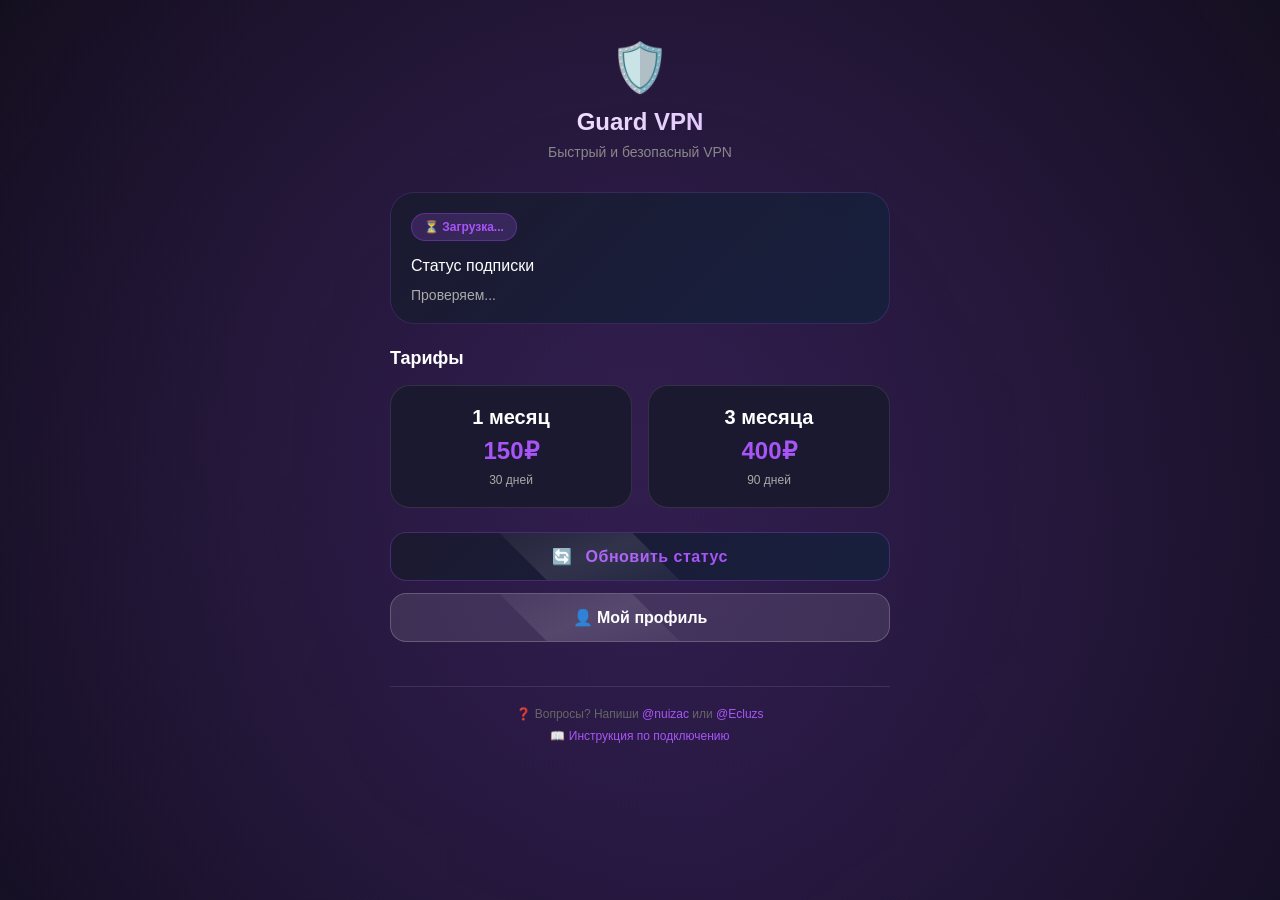
<file: index.html>
<!DOCTYPE html>
<html lang="ru">
<head>
    <meta charset="UTF-8">
    <meta name="viewport" content="width=device-width, initial-scale=1.0, viewport-fit=cover">
    <title>Guard VPN Mini App</title>
    <script src="https://telegram.org/js/telegram-web-app.js"></script>
    <link rel="stylesheet" href="style.css">
    <style>
        body {
            transition: background 0.3s ease, color 0.3s ease;
        }
        .status-card, .tariff-card, .step-card, .btn {
            transition: all 0.3s ease;
        }
    </style>
</head>
<body>
    <div class="wave-bg">
        <div class="wave"></div>
        <div class="wave"></div>
        <div class="wave"></div>
        <div class="wave"></div>
    </div>

    <div class="container">
        <div class="header">
            <div class="logo">🛡️</div>
            <h1>Guard VPN</h1>
            <p>Быстрый и безопасный VPN</p>
        </div>

        <div class="status-card" id="statusCard">
            <div class="status-badge loading" id="statusBadge">⏳ Загрузка...</div>
            <div id="subscriptionInfo">
                <div style="font-weight: 500;">Статус подписки</div>
                <div class="expiry-info" id="expiryText">Проверяем...</div>
            </div>
        </div>

        <div class="section-title"> Тарифы</div>
        <div class="tariff-grid">
            <div class="tariff-card" data-days="30" data-price="150">
                <div class="tariff-name">1 месяц</div>
                <div class="tariff-price">150₽</div>
                <div class="tariff-days">30 дней</div>
            </div>
            <div class="tariff-card" data-days="90" data-price="400">
                <div class="tariff-name">3 месяца</div>
                <div class="tariff-price">400₽</div>
                <div class="tariff-days">90 дней</div>
            </div>
        </div>

        <button class="btn btn-primary" id="configBtn" style="display: none;">
            🔗 Получить конфиг для подключения
        </button>

        <button class="btn btn-refresh" id="refreshBtn">
             Обновить статус
        </button>
        
        <button class="btn btn-secondary" onclick="goToProfile()"> 👤 Мой профиль </button>

        <div class="footer">
            <p>❓ Вопросы? Напиши <a href="#" id="supportLink1">@nuizac</a> или <a href="#" id="supportLink2">@Ecluzs</a></p>
            <p style="margin-top: 8px;">📖 <a href="#" id="instructionLink">Инструкция по подключению</a></p>
        </div>
    </div>

    <script src="script.js"></script>
</body>
</html>
</file>
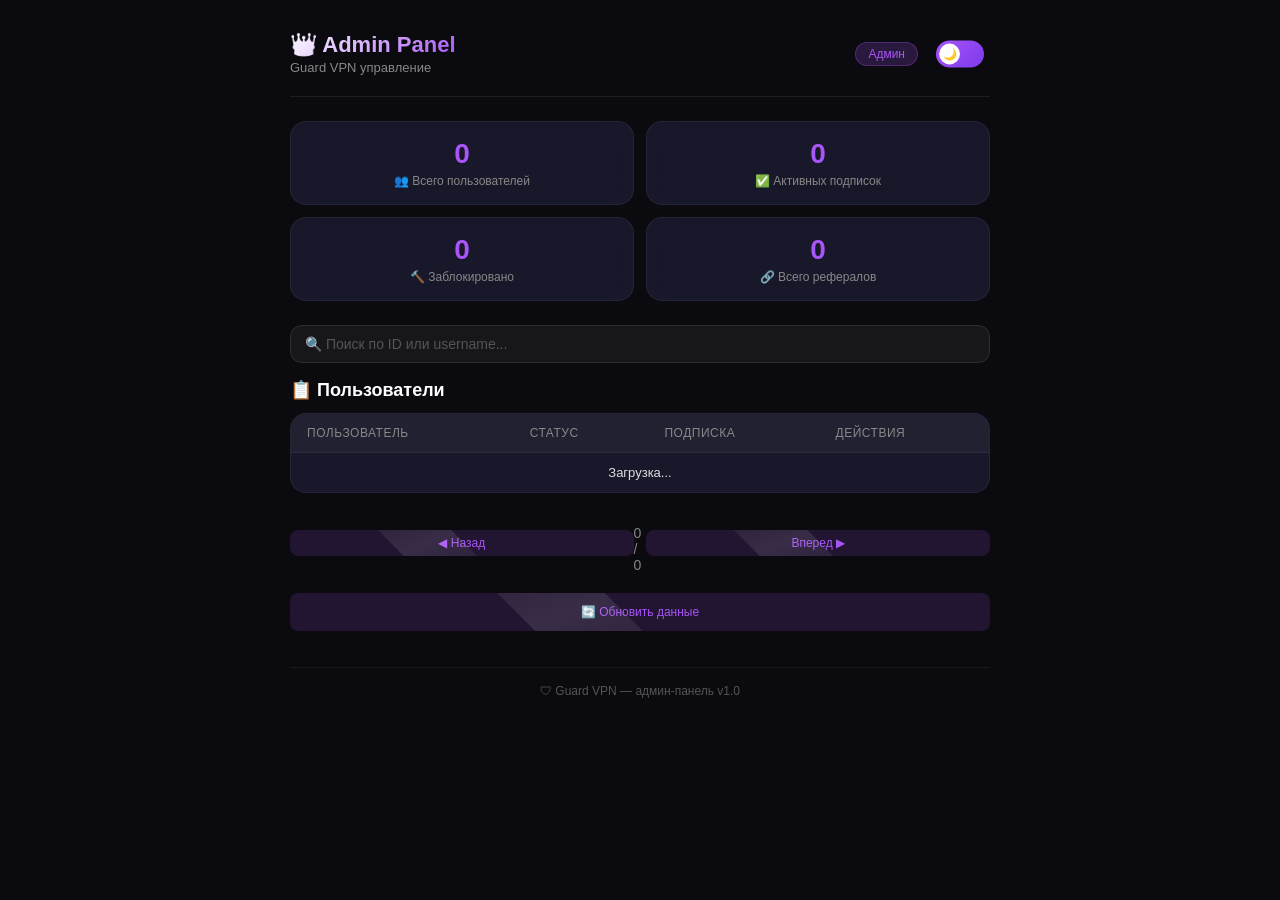
<file: admin.html>
<!DOCTYPE html>
<html lang="ru">
<head>
    <meta charset="UTF-8">
    <meta name="viewport" content="width=device-width, initial-scale=1.0, viewport-fit=cover">
    <title>Админ-панель — Guard VPN</title>
    <script src="https://telegram.org/js/telegram-web-app.js"></script>
    <link rel="stylesheet" href="style.css">
    <link rel="stylesheet" href="admin.css">
</head>
<body>
    <div class="container">
        <!-- ШАПКА -->
        <div class="admin-header">
            <div>
                <h1>👑 Admin Panel</h1>
                <span style="font-size:13px;color:#888;">Guard VPN управление</span>
            </div>
            <div style="display:flex;align-items:center;gap:12px;">
                <span class="badge">Админ</span>
                <label class="theme-switch" style="transform:scale(0.8);">
                    <input type="checkbox" id="themeToggle" onchange="toggleTheme()">
                    <span class="slider"></span>
                </label>
            </div>
        </div>

        <!-- СТАТИСТИКА -->
        <div class="stats-grid">
            <div class="stat-card">
                <div class="number" id="totalUsers">0</div>
                <div class="label">👥 Всего пользователей</div>
            </div>
            <div class="stat-card">
                <div class="number" id="activeSubs">0</div>
                <div class="label">✅ Активных подписок</div>
            </div>
            <div class="stat-card">
                <div class="number" id="bannedUsers">0</div>
                <div class="label">🔨 Заблокировано</div>
            </div>
            <div class="stat-card">
                <div class="number" id="totalRefs">0</div>
                <div class="label">🔗 Всего рефералов</div>
            </div>
        </div>

        <!-- ПОИСК -->
        <div class="input-group">
            <input type="text" id="searchInput" placeholder="🔍 Поиск по ID или username..." oninput="searchUsers()">
        </div>

        <!-- ТАБЛИЦА ПОЛЬЗОВАТЕЛЕЙ -->
        <div class="section-title">📋 Пользователи</div>
        <div class="table-wrap">
            <table>
                <thead>
                    <tr>
                        <th>Пользователь</th>
                        <th>Статус</th>
                        <th>Подписка</th>
                        <th>Действия</th>
                    </tr>
                </thead>
                <tbody id="usersTable">
                    <tr><td colspan="4" class="text-center text-muted">Загрузка...</td></tr>
                </tbody>
            </table>
        </div>

        <!-- ПАГИНАЦИЯ -->
        <div style="display:flex;justify-content:space-between;align-items:center;padding:8px 0 20px 0;">
            <button class="btn" onclick="prevPage()">◀ Назад</button>
            <span id="pageInfo" style="color:#888;font-size:14px;">0 / 0</span>
            <button class="btn" onclick="nextPage()">Вперед ▶</button>
        </div>

        <!-- КНОПКА ОБНОВЛЕНИЯ -->
        <button class="btn" style="width:100%;padding:12px;" onclick="loadUsers()">🔄 Обновить данные</button>

        <!-- ПОДВАЛ -->
        <div style="text-align:center;margin-top:24px;padding-top:16px;border-top:1px solid rgba(255,255,255,0.06);font-size:12px;color:#555;">
            🛡 Guard VPN — админ-панель v1.0
        </div>
    </div>

    <script src="admin.js"></script>
</body>
</html>
</file>
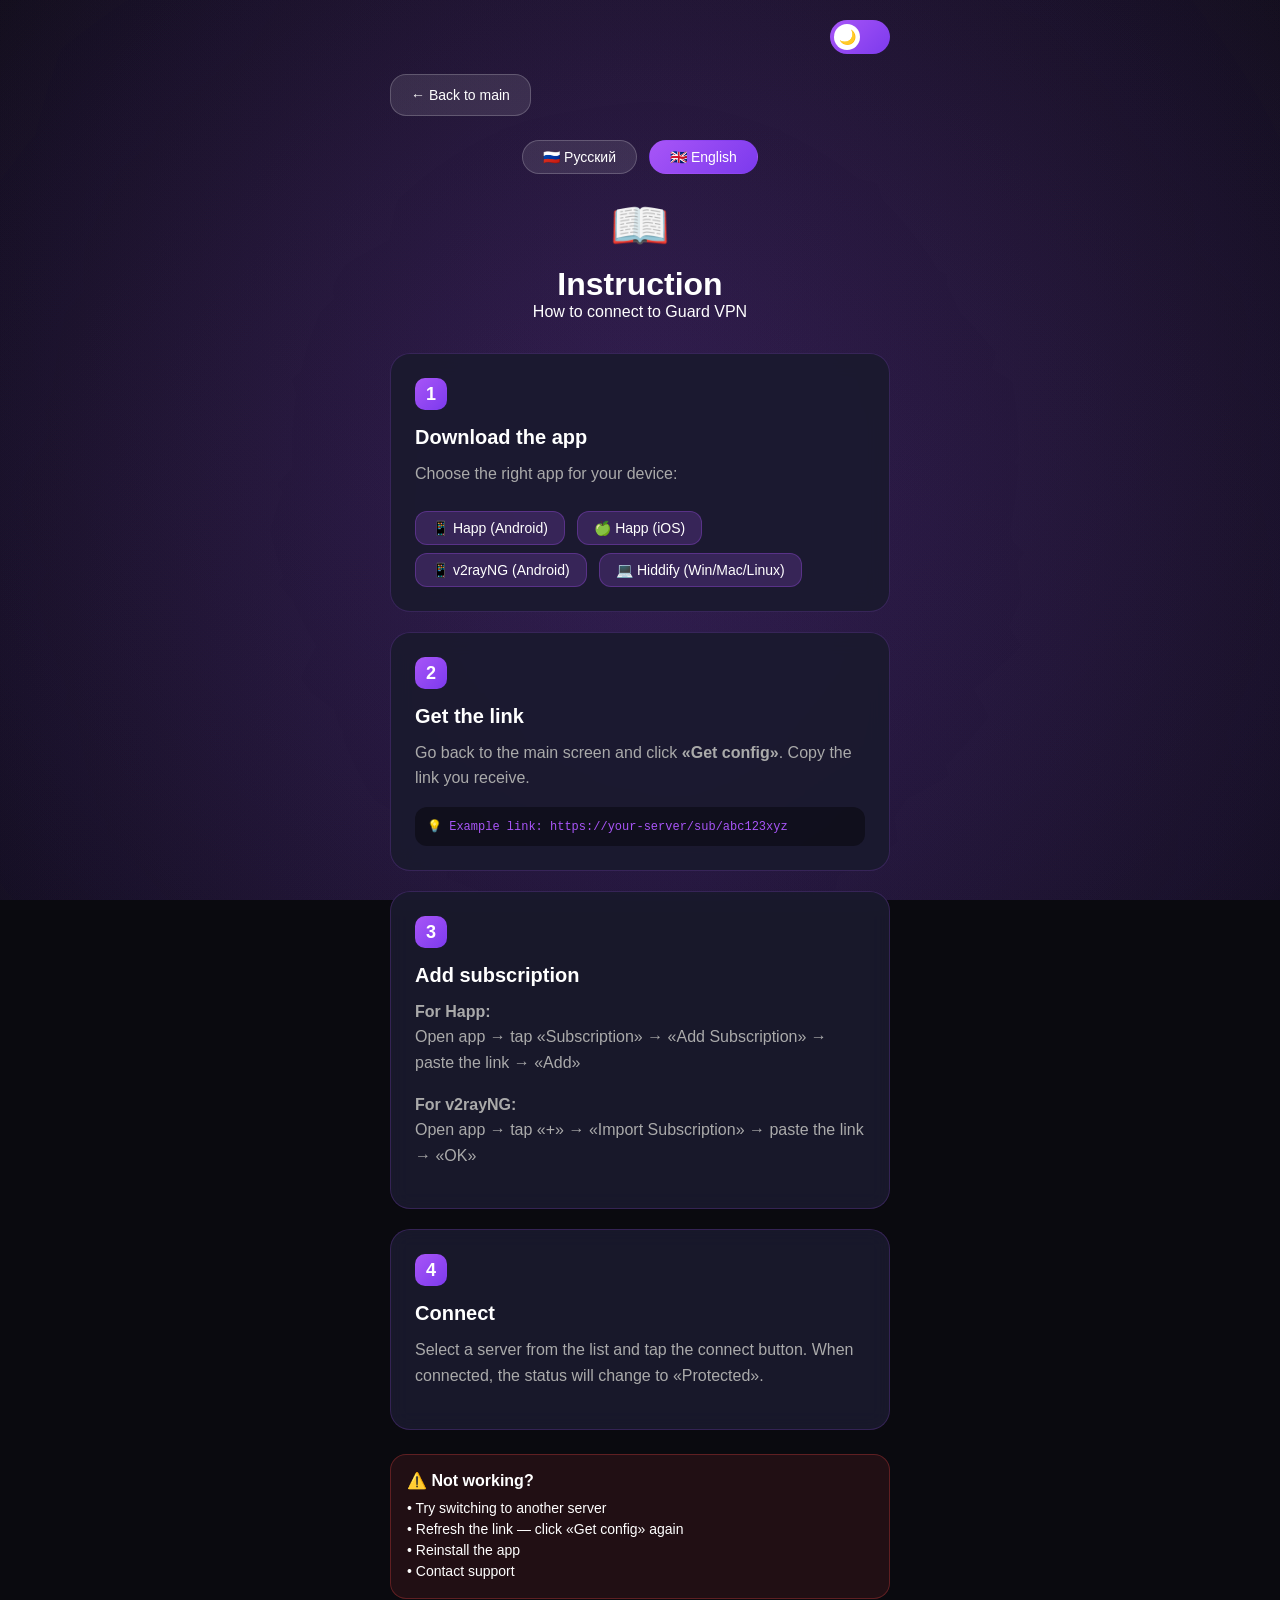
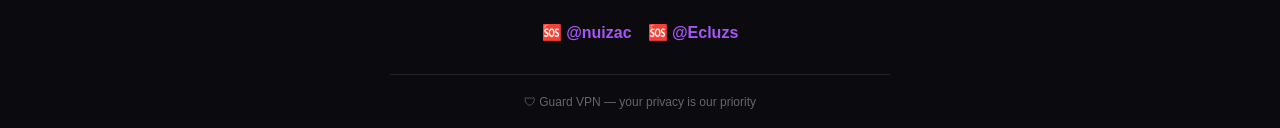
<file: instruction-en.html>
<!DOCTYPE html>
<html lang="en">
<head>
    <meta charset="UTF-8">
    <meta name="viewport" content="width=device-width, initial-scale=1.0, viewport-fit=cover">
    <title>Instruction — Guard VPN</title>
    <script src="https://telegram.org/js/telegram-web-app.js"></script>
    <link rel="stylesheet" href="style.css">
</head>
<body>
    <div class="wave-bg">
        <div class="wave"></div>
        <div class="wave"></div>
        <div class="wave"></div>
        <div class="wave"></div>
    </div>

    <div class="container">
        <div class="theme-switch-wrapper">
            <label class="theme-switch">
                <input type="checkbox" id="themeToggle" onchange="toggleTheme()">
                <span class="slider"></span>
            </label>
        </div>

        <button class="back-btn" onclick="goBack()">← Back to main</button>

        <div class="lang-switch">
            <a href="instruction-ru.html" class="lang-btn">🇷🇺 Русский</a>
            <a href="instruction-en.html" class="lang-btn active">🇬🇧 English</a>
        </div>

        <div class="instruction-header">
            <div class="logo">📖</div>
            <h1>Instruction</h1>
            <p>How to connect to Guard VPN</p>
        </div>

        <div class="step-card">
            <div class="step-number">1</div>
            <div class="step-title">Download the app</div>
            <div class="step-text">Choose the right app for your device:</div>
            <div>
                <a href="https://play.google.com/store/apps/details?id=incognit.vpn" target="_blank" class="app-badge">📱 Happ (Android)</a>
                <a href="https://apps.apple.com/app/happ-vpn/id1633613532" target="_blank" class="app-badge">🍏 Happ (iOS)</a>
                <a href="https://github.com/2dust/v2rayNG/releases/latest" target="_blank" class="app-badge">📱 v2rayNG (Android)</a>
                <a href="https://github.com/hiddify/hiddify-next/releases/latest" target="_blank" class="app-badge">💻 Hiddify (Win/Mac/Linux)</a>
            </div>
        </div>

        <div class="step-card">
            <div class="step-number">2</div>
            <div class="step-title">Get the link</div>
            <div class="step-text">Go back to the main screen and click <strong>«Get config»</strong>. Copy the link you receive.</div>
            <div class="link-box">💡 Example link: https://your-server/sub/abc123xyz</div>
        </div>

        <div class="step-card">
            <div class="step-number">3</div>
            <div class="step-title">Add subscription</div>
            <div class="step-text"><strong>For Happ:</strong><br>Open app → tap «Subscription» → «Add Subscription» → paste the link → «Add»</div>
            <div class="step-text" style="margin-top: 12px;"><strong>For v2rayNG:</strong><br>Open app → tap «+» → «Import Subscription» → paste the link → «OK»</div>
        </div>

        <div class="step-card">
            <div class="step-number">4</div>
            <div class="step-title">Connect</div>
            <div class="step-text">Select a server from the list and tap the connect button. When connected, the status will change to «Protected».</div>
        </div>

        <div class="warning-box">
            <div style="font-weight: 700; margin-bottom: 8px;">⚠️ Not working?</div>
            <div style="font-size: 14px; line-height: 1.5;">• Try switching to another server<br>• Refresh the link — click «Get config» again<br>• Reinstall the app<br>• Contact support</div>
        </div>

        <div class="support-links">
            <a onclick="openSupport('nuizac')">🆘 @nuizac</a>
            <a onclick="openSupport('Ecluzs')">🆘 @Ecluzs</a>
        </div>

        <div class="footer"><p>🛡 Guard VPN — your privacy is our priority</p></div>
    </div>

    <script>
        const tg = window.Telegram.WebApp;
        tg.ready();
        tg.expand();

        function goBack() {
            window.location.href = 'index.html';
        }

        function switchLang(lang) {
            if (lang === 'ru') {
                window.location.href = 'instruction-ru.html';
            } else {
                window.location.href = 'instruction-en.html';
            }
        }

        function openSupport(username) {
            tg.openTelegramLink(`https://t.me/${username}`);
        }

        function initTheme() {
            const savedTheme = localStorage.getItem('theme');
            if (savedTheme === 'light') {
                document.body.classList.add('light-theme');
                const themeToggle = document.getElementById('themeToggle');
                if (themeToggle) themeToggle.checked = true;
            }
        }

        function toggleTheme() {
            if (document.body.classList.contains('light-theme')) {
                document.body.classList.remove('light-theme');
                localStorage.setItem('theme', 'dark');
            } else {
                document.body.classList.add('light-theme');
                localStorage.setItem('theme', 'light');
            }
        }

        initTheme();

        tg.MainButton.setText("Close");
        tg.MainButton.onClick(() => tg.close());
        tg.MainButton.show();
    </script>
</body>
</html>
</file>
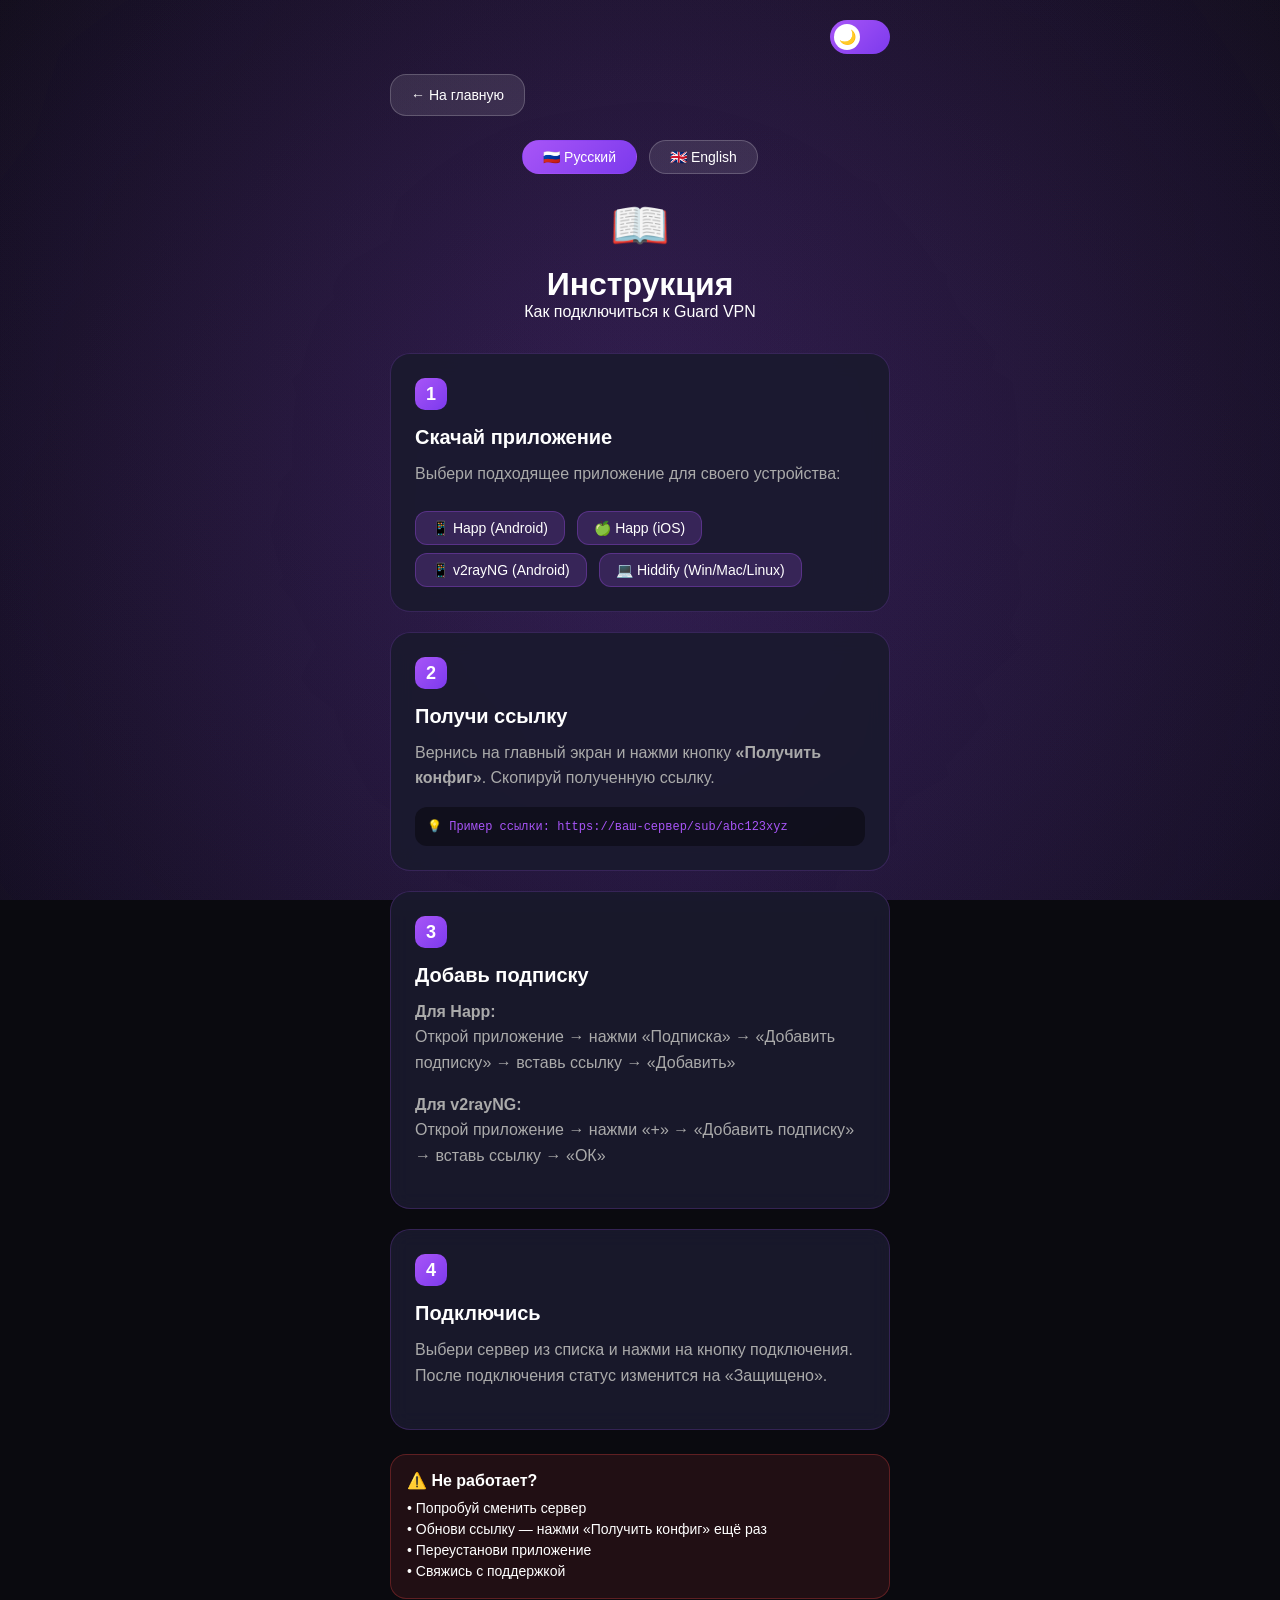
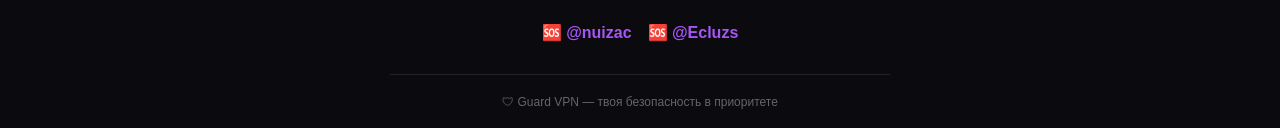
<file: instruction-ru.html>
<!DOCTYPE html>
<html lang="ru">
<head>
    <meta charset="UTF-8">
    <meta name="viewport" content="width=device-width, initial-scale=1.0, viewport-fit=cover">
    <title>Инструкция — Guard VPN</title>
    <script src="https://telegram.org/js/telegram-web-app.js"></script>
    <link rel="stylesheet" href="style.css">
</head>
<body>
    <div class="wave-bg">
        <div class="wave"></div>
        <div class="wave"></div>
        <div class="wave"></div>
        <div class="wave"></div>
    </div>

    <div class="container">
        <div class="theme-switch-wrapper">
            <label class="theme-switch">
                <input type="checkbox" id="themeToggle" onchange="toggleTheme()">
                <span class="slider"></span>
            </label>
        </div>

        <button class="back-btn" onclick="goBack()">← На главную</button>

        <div class="lang-switch">
            <a href="instruction-ru.html" class="lang-btn active">🇷🇺 Русский</a>
            <a href="instruction-en.html" class="lang-btn">🇬🇧 English</a>
        </div>

        <div class="instruction-header">
            <div class="logo">📖</div>
            <h1>Инструкция</h1>
            <p>Как подключиться к Guard VPN</p>
        </div>

        <div class="step-card">
            <div class="step-number">1</div>
            <div class="step-title">Скачай приложение</div>
            <div class="step-text">Выбери подходящее приложение для своего устройства:</div>
            <div>
                <a href="https://play.google.com/store/apps/details?id=incognit.vpn" target="_blank" class="app-badge">📱 Happ (Android)</a>
                <a href="https://apps.apple.com/app/happ-vpn/id1633613532" target="_blank" class="app-badge">🍏 Happ (iOS)</a>
                <a href="https://github.com/2dust/v2rayNG/releases/latest" target="_blank" class="app-badge">📱 v2rayNG (Android)</a>
                <a href="https://github.com/hiddify/hiddify-next/releases/latest" target="_blank" class="app-badge">💻 Hiddify (Win/Mac/Linux)</a>
            </div>
        </div>

        <div class="step-card">
            <div class="step-number">2</div>
            <div class="step-title">Получи ссылку</div>
            <div class="step-text">Вернись на главный экран и нажми кнопку <strong>«Получить конфиг»</strong>. Скопируй полученную ссылку.</div>
            <div class="link-box">💡 Пример ссылки: https://ваш-сервер/sub/abc123xyz</div>
        </div>

        <div class="step-card">
            <div class="step-number">3</div>
            <div class="step-title">Добавь подписку</div>
            <div class="step-text"><strong>Для Happ:</strong><br>Открой приложение → нажми «Подписка» → «Добавить подписку» → вставь ссылку → «Добавить»</div>
            <div class="step-text" style="margin-top: 12px;"><strong>Для v2rayNG:</strong><br>Открой приложение → нажми «+» → «Добавить подписку» → вставь ссылку → «ОК»</div>
        </div>

        <div class="step-card">
            <div class="step-number">4</div>
            <div class="step-title">Подключись</div>
            <div class="step-text">Выбери сервер из списка и нажми на кнопку подключения. После подключения статус изменится на «Защищено».</div>
        </div>

        <div class="warning-box">
            <div style="font-weight: 700; margin-bottom: 8px;">⚠️ Не работает?</div>
            <div style="font-size: 14px; line-height: 1.5;">• Попробуй сменить сервер<br>• Обнови ссылку — нажми «Получить конфиг» ещё раз<br>• Переустанови приложение<br>• Свяжись с поддержкой</div>
        </div>

        <div class="support-links">
            <a onclick="openSupport('nuizac')">🆘 @nuizac</a>
            <a onclick="openSupport('Ecluzs')">🆘 @Ecluzs</a>
        </div>

        <div class="footer"><p>🛡 Guard VPN — твоя безопасность в приоритете</p></div>
    </div>

    <script>
        const tg = window.Telegram.WebApp;
        tg.ready();
        tg.expand();

        function goBack() {
            window.location.href = 'index.html';
        }

        function switchLang(lang) {
            if (lang === 'en') {
                window.location.href = 'instruction-en.html';
            } else {
                window.location.href = 'instruction-ru.html';
            }
        }

        function openSupport(username) {
            tg.openTelegramLink(`https://t.me/${username}`);
        }

        function initTheme() {
            const savedTheme = localStorage.getItem('theme');
            if (savedTheme === 'light') {
                document.body.classList.add('light-theme');
                const themeToggle = document.getElementById('themeToggle');
                if (themeToggle) themeToggle.checked = true;
            }
        }

        function toggleTheme() {
            if (document.body.classList.contains('light-theme')) {
                document.body.classList.remove('light-theme');
                localStorage.setItem('theme', 'dark');
            } else {
                document.body.classList.add('light-theme');
                localStorage.setItem('theme', 'light');
            }
        }

        initTheme();

        tg.MainButton.setText("Закрыть");
        tg.MainButton.onClick(() => tg.close());
        tg.MainButton.show();
    </script>
</body>
</html>
</file>
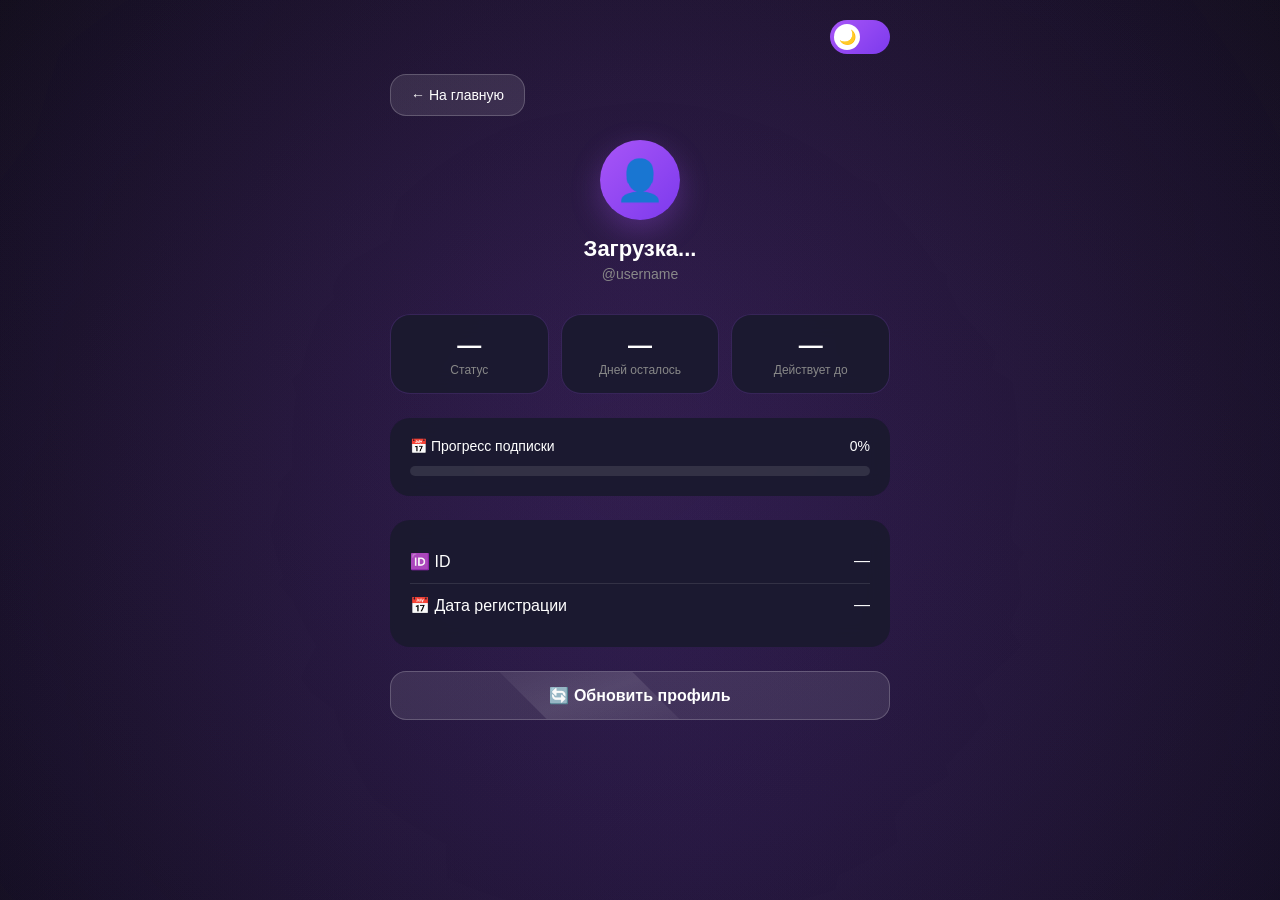
<file: profile.html>
<!DOCTYPE html>
<html lang="ru">
<head>
    <meta charset="UTF-8">
    <meta name="viewport" content="width=device-width, initial-scale=1.0, viewport-fit=cover">
    <title>Профиль — Guard VPN</title>
    <script src="https://telegram.org/js/telegram-web-app.js"></script>
    <link rel="stylesheet" href="style.css">
</head>
<body>
    <div class="wave-bg">
        <div class="wave"></div>
        <div class="wave"></div>
        <div class="wave"></div>
        <div class="wave"></div>
    </div>

    <div class="container">
        <div class="theme-switch-wrapper">
            <label class="theme-switch">
                <input type="checkbox" id="themeToggle" onchange="toggleTheme()">
                <span class="slider"></span>
            </label>
        </div>

        <button class="back-btn" onclick="goBack()">← На главную</button>

        <!-- Аватар и имя -->
        <div class="profile-header">
            <div class="profile-avatar" id="profileAvatar">👤</div>
            <h2 id="profileName">Загрузка...</h2>
            <p id="profileUsername">@username</p>
        </div>

        <!-- Статистика подписки -->
        <div class="stats-grid">
            <div class="stat-card">
                <div class="stat-value" id="subscriptionStatus">—</div>
                <div class="stat-label">Статус</div>
            </div>
            <div class="stat-card">
                <div class="stat-value" id="daysLeft">—</div>
                <div class="stat-label">Дней осталось</div>
            </div>
            <div class="stat-card">
                <div class="stat-value" id="expiryDate">—</div>
                <div class="stat-label">Действует до</div>
            </div>
        </div>

        <!-- Прогресс-бар подписки -->
        <div class="progress-section">
            <div class="progress-label">
                <span>📅 Прогресс подписки</span>
                <span id="progressPercent">0%</span>
            </div>
            <div class="progress-bar">
                <div class="progress-fill" id="progressFill" style="width: 0%;"></div>
            </div>
        </div>

        <!-- Информация о пользователе -->
        <div class="info-card">
            <div class="info-row">
                <span>🆔 ID</span>
                <span id="userId">—</span>
            </div>
            <div class="info-row">
                <span>📅 Дата регистрации</span>
                <span id="regDate">—</span>
            </div>
        </div>

        <!-- Кнопки действий -->
        <button class="btn btn-primary" id="renewBtn" style="display: none;">
            🔄 Продлить подписку
        </button>
        <button class="btn btn-secondary" onclick="refreshProfile()">
            🔄 Обновить профиль
        </button>
    </div>

    <script>
        const tg = window.Telegram.WebApp;
        tg.ready();
        tg.expand();

        const initData = tg.initData;
        const initDataUnsafe = tg.initDataUnsafe;
        const userId = initDataUnsafe.user?.id;
        const userName = initDataUnsafe.user?.first_name || "Пользователь";
        const userUsername = initDataUnsafe.user?.username || "";

        const API_BASE = "https://ТВОЙ_ДОМЕН/api";

        async function callAPI(endpoint, method = 'GET', body = null) {
            const headers = {
                'Content-Type': 'application/json',
                'X-Telegram-Init-Data': initData
            };
            const options = { method, headers };
            if (body) options.body = JSON.stringify(body);
            const response = await fetch(`${API_BASE}/${endpoint}`, options);
            return response.json();
        }

        async function loadProfile() {
            try {
                const data = await callAPI('user/profile');
                
                document.getElementById('profileName').innerText = userName;
                document.getElementById('profileUsername').innerText = userUsername ? `@${userUsername}` : '';
                document.getElementById('userId').innerText = userId || '—';
                document.getElementById('regDate').innerText = data.reg_date || '—';
                
                const statusEl = document.getElementById('subscriptionStatus');
                const daysLeftEl = document.getElementById('daysLeft');
                const expiryDateEl = document.getElementById('expiryDate');
                const renewBtn = document.getElementById('renewBtn');
                const progressFill = document.getElementById('progressFill');
                const progressPercent = document.getElementById('progressPercent');
                
                if (data.has_subscription && data.expiry_date) {
                    statusEl.innerHTML = '✅ Активна';
                    statusEl.style.color = '#22c55e';
                    expiryDateEl.innerText = data.expiry_date;
                    
                    const daysLeft = data.days_left || 0;
                    daysLeftEl.innerText = daysLeft;
                    
                    const totalDays = data.total_days || 30;
                    const percent = Math.min(100, Math.max(0, (daysLeft / totalDays) * 100));
                    progressFill.style.width = `${percent}%`;
                    progressPercent.innerText = `${Math.round(percent)}%`;
                    
                    if (percent < 20) {
                        progressFill.style.background = 'linear-gradient(135deg, #ef4444, #dc2626)';
                    } else if (percent < 50) {
                        progressFill.style.background = 'linear-gradient(135deg, #f59e0b, #d97706)';
                    } else {
                        progressFill.style.background = 'linear-gradient(135deg, #22c55e, #16a34a)';
                    }
                    
                    renewBtn.style.display = 'block';
                } else {
                    statusEl.innerHTML = '❌ Неактивна';
                    statusEl.style.color = '#ef4444';
                    daysLeftEl.innerText = '0';
                    expiryDateEl.innerText = '—';
                    progressFill.style.width = '0%';
                    progressPercent.innerText = '0%';
                    renewBtn.style.display = 'block';
                }
            } catch (error) {
                console.error('Error loading profile:', error);
            }
        }

        async function refreshProfile() {
            const btn = event.target;
            const originalText = btn.innerHTML;
            btn.innerHTML = '<span class="loader-spinner"></span> Загрузка...';
            btn.disabled = true;
            await loadProfile();
            btn.innerHTML = originalText;
            btn.disabled = false;
            tg.showAlert('✅ Профиль обновлён!');
        }

        function goBack() {
            window.location.href = 'index.html';
        }

        function initTheme() {
            const savedTheme = localStorage.getItem('theme');
            if (savedTheme === 'light') {
                document.body.classList.add('light-theme');
                const themeToggle = document.getElementById('themeToggle');
                if (themeToggle) themeToggle.checked = true;
            }
        }

        function toggleTheme() {
            if (document.body.classList.contains('light-theme')) {
                document.body.classList.remove('light-theme');
                localStorage.setItem('theme', 'dark');
            } else {
                document.body.classList.add('light-theme');
                localStorage.setItem('theme', 'light');
            }
        }

        initTheme();
        loadProfile();

        tg.MainButton.setText("Закрыть");
        tg.MainButton.onClick(() => tg.close());
        tg.MainButton.show();
    </script>
</body>
</html>
</file>
<file: style.css>
* {
    margin: 0;
    padding: 0;
    box-sizing: border-box;
}

body {
    font-family: 'Inter', -apple-system, BlinkMacSystemFont, 'Segoe UI', Roboto, Helvetica, Arial, sans-serif;
    background: #0a0a0f;
    color: #ffffff;
    padding: 20px;
    min-height: 100vh;
    position: relative;
    overflow-x: hidden;
}

.wave-bg {
    position: fixed;
    top: 0;
    left: 0;
    width: 100%;
    height: 100%;
    z-index: 0;
    pointer-events: none;
    overflow: hidden;
}

.wave {
    position: absolute;
    width: 200%;
    height: 200%;
    background: radial-gradient(circle at center, rgba(168, 85, 247, 0.12) 0%, transparent 60%);
    border-radius: 40%;
    animation: waveRotate 12s linear infinite;
}

.wave:nth-child(1) {
    top: -50%;
    left: -50%;
    animation-duration: 15s;
    animation-delay: 0s;
}

.wave:nth-child(2) {
    top: -30%;
    left: -70%;
    width: 250%;
    height: 250%;
    background: radial-gradient(circle at center, rgba(124, 58, 237, 0.09) 0%, transparent 70%);
    animation-duration: 20s;
    animation-delay: -3s;
}

.wave:nth-child(3) {
    top: -60%;
    left: -40%;
    width: 180%;
    height: 180%;
    background: radial-gradient(circle at center, rgba(168, 85, 247, 0.07) 0%, transparent 65%);
    animation-duration: 18s;
    animation-delay: -6s;
}

.wave:nth-child(4) {
    top: -40%;
    left: -60%;
    width: 220%;
    height: 220%;
    background: radial-gradient(circle at center, rgba(139, 92, 246, 0.08) 0%, transparent 70%);
    animation-duration: 25s;
    animation-delay: -9s;
}

@keyframes waveRotate {
    0% { transform: rotate(0deg); }
    100% { transform: rotate(360deg); }
}

.container {
    max-width: 500px;
    margin: 0 auto;
    position: relative;
    z-index: 1;
}

.header {
    text-align: center;
    margin-bottom: 32px;
    padding-top: 20px;
    animation: fadeInDown 0.8s ease;
}

.logo {
    font-size: 48px;
    margin-bottom: 12px;
    animation: pulse 2s infinite;
}

@keyframes pulse {
    0% { transform: scale(1); }
    50% { transform: scale(1.05); }
    100% { transform: scale(1); }
}

.header h1 {
    font-size: 24px;
    font-weight: 700;
    background: linear-gradient(135deg, #ffffff 0%, #a855f7 100%);
    -webkit-background-clip: text;
    background-clip: text;
    color: transparent;
    background-size: 200% auto;
    animation: shine 3s linear infinite;
}

@keyframes shine {
    0% { background-position: 0% center; }
    100% { background-position: 200% center; }
}

.header p {
    font-size: 14px;
    color: #888;
    margin-top: 8px;
}

.status-card {
    background: linear-gradient(135deg, rgba(26, 26, 46, 0.9) 0%, rgba(22, 33, 62, 0.9) 100%);
    backdrop-filter: blur(10px);
    border-radius: 24px;
    padding: 20px;
    margin-bottom: 24px;
    border: 1px solid rgba(168, 85, 247, 0.2);
    transition: all 0.3s ease;
    animation: fadeInUp 0.8s ease;
}

.status-card:hover {
    border-color: rgba(168, 85, 247, 0.5);
    box-shadow: 0 0 20px rgba(168, 85, 247, 0.2);
    transform: translateY(-2px);
}

.status-badge {
    display: inline-block;
    padding: 6px 12px;
    border-radius: 20px;
    font-size: 12px;
    font-weight: 600;
    margin-bottom: 16px;
    transition: all 0.3s ease;
}

.status-badge.active {
    background: rgba(34, 197, 94, 0.2);
    color: #22c55e;
    border: 1px solid rgba(34, 197, 94, 0.3);
    animation: statusPulse 2s infinite;
}

@keyframes statusPulse {
    0% { box-shadow: 0 0 0 0 rgba(34, 197, 94, 0.4); }
    70% { box-shadow: 0 0 0 10px rgba(34, 197, 94, 0); }
    100% { box-shadow: 0 0 0 0 rgba(34, 197, 94, 0); }
}

.status-badge.inactive {
    background: rgba(239, 68, 68, 0.2);
    color: #ef4444;
    border: 1px solid rgba(239, 68, 68, 0.3);
}

.status-badge.loading {
    background: rgba(168, 85, 247, 0.2);
    color: #a855f7;
    border: 1px solid rgba(168, 85, 247, 0.3);
}

.expiry-info {
    font-size: 14px;
    color: #aaa;
    margin-top: 12px;
}

.expiry-info strong {
    color: #a855f7;
}

.section-title {
    font-size: 18px;
    font-weight: 600;
    margin-bottom: 16px;
    color: #fff;
}

.tariff-grid {
    display: flex;
    gap: 16px;
    margin-bottom: 24px;
    flex-wrap: wrap;
}

.tariff-card {
    flex: 1;
    min-width: 140px;
    background: rgba(26, 26, 46, 0.9);
    backdrop-filter: blur(10px);
    border-radius: 20px;
    padding: 20px;
    text-align: center;
    border: 1px solid rgba(255, 255, 255, 0.1);
    transition: all 0.3s cubic-bezier(0.4, 0, 0.2, 1);
    cursor: pointer;
    position: relative;
    overflow: hidden;
    animation: fadeInUp 0.6s ease;
    animation-fill-mode: both;
}

.tariff-card:nth-child(1) { animation-delay: 0.1s; }
.tariff-card:nth-child(2) { animation-delay: 0.2s; }

.tariff-card::before {
    content: '';
    position: absolute;
    top: 0;
    left: -100%;
    width: 100%;
    height: 100%;
    background: linear-gradient(90deg, transparent, rgba(168, 85, 247, 0.3), transparent);
    transition: left 0.5s ease;
}

.tariff-card:hover::before {
    left: 100%;
}

.tariff-card:hover {
    border-color: #a855f7;
    transform: translateY(-5px);
    box-shadow: 0 10px 30px rgba(168, 85, 247, 0.3);
}

.tariff-card:active {
    transform: translateY(-2px);
}

.tariff-name {
    font-size: 20px;
    font-weight: 700;
    margin-bottom: 8px;
}

.tariff-price {
    font-size: 24px;
    font-weight: 800;
    color: #a855f7;
    margin-bottom: 8px;
    transition: transform 0.3s ease;
}

.tariff-card:hover .tariff-price {
    transform: scale(1.05);
}

.tariff-price small {
    font-size: 12px;
    font-weight: 400;
    color: #888;
}

.tariff-days {
    font-size: 12px;
    color: #aaa;
}

.btn {
    width: 100%;
    padding: 14px 20px;
    border-radius: 16px;
    font-size: 16px;
    font-weight: 600;
    border: none;
    cursor: pointer;
    transition: all 0.3s ease;
    margin-bottom: 12px;
    position: relative;
    overflow: hidden;
}

.btn:active {
    transform: scale(0.96);
}

.btn::after {
    content: '';
    position: absolute;
    top: -50%;
    left: -60%;
    width: 200%;
    height: 200%;
    background: linear-gradient(
        115deg,
        transparent 0%,
        transparent 40%,
        rgba(255, 255, 255, 0.1) 50%,
        transparent 60%,
        transparent 100%
    );
    transform: rotate(45deg);
    transition: left 0.5s ease;
    pointer-events: none;
}

.btn:hover::after {
    left: 100%;
}

.btn-primary {
    background: linear-gradient(135deg, #a855f7 0%, #7c3aed 100%);
    color: white;
    background-size: 200% auto;
}

.btn-primary::before {
    content: '🔗';
    margin-right: 8px;
    font-size: 16px;
}

.btn-primary:hover {
    background-position: right center;
    transform: scale(0.98);
    box-shadow: 0 0 20px rgba(168, 85, 247, 0.4);
}

.btn-refresh {
    background: linear-gradient(135deg, rgba(26, 26, 46, 0.9) 0%, rgba(22, 33, 62, 0.9) 100%);
    color: #a855f7;
    border: 1px solid rgba(168, 85, 247, 0.3);
    backdrop-filter: blur(10px);
    font-weight: 600;
    letter-spacing: 0.5px;
}

.btn-refresh::before {
    content: '🔄';
    margin-right: 8px;
    font-size: 16px;
    display: inline-block;
    transition: transform 0.3s ease;
}

.btn-refresh:hover::before {
    transform: rotate(180deg);
}

.btn-refresh:hover {
    background: linear-gradient(135deg, rgba(30, 30, 53, 0.95) 0%, rgba(26, 26, 46, 0.95) 100%);
    border-color: rgba(168, 85, 247, 0.6);
    box-shadow: 0 0 15px rgba(168, 85, 247, 0.2);
    transform: scale(0.98);
}

.btn-refresh.loading {
    pointer-events: none;
    opacity: 0.7;
}

.btn-refresh.loading::before {
    animation: spin 0.8s linear infinite;
    content: '⏳';
}

@keyframes spin {
    from { transform: rotate(0deg); }
    to { transform: rotate(360deg); }
}

.btn-secondary {
    background: rgba(255, 255, 255, 0.1);
    color: white;
    border: 1px solid rgba(255, 255, 255, 0.2);
}

.btn-secondary:hover {
    background: rgba(255, 255, 255, 0.15);
    transform: scale(0.98);
}

.btn:disabled {
    opacity: 0.6;
    cursor: not-allowed;
}

.loader-spinner {
    display: inline-block;
    width: 18px;
    height: 18px;
    border: 2px solid rgba(255, 255, 255, 0.3);
    border-top-color: white;
    border-radius: 50%;
    animation: spin 0.6s linear infinite;
    vertical-align: middle;
    margin-right: 8px;
}

.btn-loading-active {
    opacity: 0.8;
    cursor: wait;
    position: relative;
    background: linear-gradient(135deg, #7c3aed 0%, #5b21b6 100%) !important;
    transform: scale(0.98);
    transition: all 0.2s ease;
}

.btn-refresh.btn-loading-active {
    background: linear-gradient(135deg, #1e1e35 0%, #1a1a2e 100%) !important;
    border-color: #a855f7;
}

.btn-primary.btn-loading-active {
    background: linear-gradient(135deg, #7c3aed 0%, #5b21b6 100%) !important;
}

.footer {
    text-align: center;
    margin-top: 32px;
    padding-top: 20px;
    border-top: 1px solid rgba(255, 255, 255, 0.1);
    font-size: 12px;
    color: #666;
}

.footer a {
    color: #a855f7;
    text-decoration: none;
    transition: all 0.3s ease;
    position: relative;
}

.footer a::after {
    content: '';
    position: absolute;
    bottom: -2px;
    left: 0;
    width: 0;
    height: 1px;
    background: #a855f7;
    transition: width 0.3s ease;
}

.footer a:hover::after {
    width: 100%;
}

.footer a:hover {
    color: #c084fc;
}

.back-btn {
    background: rgba(255, 255, 255, 0.1);
    border: 1px solid rgba(255, 255, 255, 0.2);
    color: white;
    padding: 12px 20px;
    border-radius: 16px;
    font-size: 14px;
    font-weight: 500;
    cursor: pointer;
    transition: all 0.3s ease;
    margin-bottom: 24px;
    display: inline-flex;
    align-items: center;
    gap: 8px;
}

.back-btn:hover {
    background: rgba(255, 255, 255, 0.15);
    transform: translateX(-4px);
}

.instruction-header {
    text-align: center;
    margin-bottom: 32px;
}

.step-card {
    background: rgba(26, 26, 46, 0.9);
    backdrop-filter: blur(10px);
    border-radius: 20px;
    padding: 24px;
    margin-bottom: 20px;
    border: 1px solid rgba(168, 85, 247, 0.2);
    transition: all 0.3s ease;
}

.step-card:hover {
    border-color: rgba(168, 85, 247, 0.5);
    transform: translateY(-2px);
}

.step-number {
    display: inline-block;
    width: 32px;
    height: 32px;
    background: linear-gradient(135deg, #a855f7, #7c3aed);
    border-radius: 10px;
    text-align: center;
    line-height: 32px;
    font-weight: 700;
    font-size: 18px;
    margin-bottom: 16px;
}

.step-title {
    font-size: 20px;
    font-weight: 700;
    margin-bottom: 12px;
}

.step-text {
    color: #aaa;
    line-height: 1.6;
    margin-bottom: 16px;
}

.link-box {
    background: rgba(0, 0, 0, 0.4);
    border-radius: 12px;
    padding: 12px;
    font-family: monospace;
    font-size: 12px;
    word-break: break-all;
    color: #a855f7;
    margin-top: 12px;
}

.app-badge {
    display: inline-block;
    background: rgba(168, 85, 247, 0.2);
    border: 1px solid rgba(168, 85, 247, 0.3);
    border-radius: 12px;
    padding: 8px 16px;
    margin: 8px 8px 0 0;
    font-size: 14px;
    transition: all 0.3s ease;
    text-decoration: none;
    color: white;
}

.app-badge:hover {
    background: rgba(168, 85, 247, 0.3);
    transform: translateY(-2px);
}

.warning-box {
    background: rgba(239, 68, 68, 0.1);
    border: 1px solid rgba(239, 68, 68, 0.3);
    border-radius: 16px;
    padding: 16px;
    margin-top: 24px;
}

.lang-switch {
    display: flex;
    justify-content: center;
    gap: 12px;
    margin-bottom: 24px;
}

.lang-btn {
    background: rgba(255, 255, 255, 0.1);
    border: 1px solid rgba(255, 255, 255, 0.2);
    padding: 8px 20px;
    border-radius: 20px;
    cursor: pointer;
    transition: all 0.3s ease;
    text-decoration: none;
    color: white;
    font-size: 14px;
}

.lang-btn.active {
    background: linear-gradient(135deg, #a855f7, #7c3aed);
    border-color: transparent;
}

.lang-btn:hover {
    transform: translateY(-2px);
}

.support-links {
    display: flex;
    gap: 16px;
    justify-content: center;
    margin-top: 24px;
}

.support-links a {
    color: #a855f7;
    text-decoration: none;
    font-weight: 600;
    cursor: pointer;
}

@keyframes fadeInDown {
    from {
        opacity: 0;
        transform: translateY(-30px);
    }
    to {
        opacity: 1;
        transform: translateY(0);
    }
}

@keyframes fadeInUp {
    from {
        opacity: 0;
        transform: translateY(30px);
    }
    to {
        opacity: 1;
        transform: translateY(0);
    }
}

.theme-switch-wrapper {
    display: flex;
    justify-content: flex-end;
    align-items: center;
    margin-bottom: 20px;
}

.theme-switch {
    display: inline-block;
    position: relative;
    width: 60px;
    height: 34px;
}

.theme-switch input {
    opacity: 0;
    width: 0;
    height: 0;
}

.slider {
    position: absolute;
    cursor: pointer;
    top: 0;
    left: 0;
    right: 0;
    bottom: 0;
    background: linear-gradient(135deg, #a855f7, #7c3aed);
    transition: 0.3s;
    border-radius: 34px;
}

.slider:before {
    position: absolute;
    content: "🌙";
    height: 26px;
    width: 26px;
    left: 4px;
    bottom: 4px;
    background-color: white;
    transition: 0.3s;
    border-radius: 50%;
    display: flex;
    align-items: center;
    justify-content: center;
    font-size: 14px;
}

input:checked + .slider:before {
    content: "☀️";
    transform: translateX(26px);
}

body.light-theme {
    background: #f5f5f7;
    color: #1a1a2e;
}

body.light-theme .wave {
    background: radial-gradient(circle at center, rgba(168, 85, 247, 0.05) 0%, transparent 60%);
}

body.light-theme .status-card {
    background: linear-gradient(135deg, rgba(255, 255, 255, 0.95) 0%, rgba(240, 240, 245, 0.95) 100%);
    border: 1px solid rgba(168, 85, 247, 0.3);
}

body.light-theme .status-card:hover {
    box-shadow: 0 0 20px rgba(168, 85, 247, 0.15);
}

body.light-theme .tariff-card {
    background: rgba(255, 255, 255, 0.95);
    border: 1px solid rgba(0, 0, 0, 0.1);
}

body.light-theme .tariff-card:hover {
    border-color: #a855f7;
    box-shadow: 0 10px 30px rgba(168, 85, 247, 0.2);
}

body.light-theme .step-card {
    background: rgba(255, 255, 255, 0.95);
}

body.light-theme .step-text,
body.light-theme .expiry-info,
body.light-theme .header p,
body.light-theme .tariff-days {
    color: #666;
}

body.light-theme .footer {
    border-top-color: rgba(0, 0, 0, 0.1);
    color: #999;
}

body.light-theme .link-box {
    background: rgba(0, 0, 0, 0.05);
}

body.light-theme .btn-refresh {
    background: linear-gradient(135deg, #ffffff 0%, #f0f0f5 100%);
    color: #a855f7;
    border: 1px solid rgba(168, 85, 247, 0.3);
}

body.light-theme .btn-secondary {
    background: rgba(0, 0, 0, 0.05);
    color: #1a1a2e;
    border: 1px solid rgba(0, 0, 0, 0.1);
}

body.light-theme .btn-secondary:hover {
    background: rgba(0, 0, 0, 0.1);
}

.profile-header {
    text-align: center;
    margin-bottom: 32px;
}

.profile-avatar {
    width: 80px;
    height: 80px;
    background: linear-gradient(135deg, #a855f7, #7c3aed);
    border-radius: 50%;
    display: flex;
    align-items: center;
    justify-content: center;
    font-size: 40px;
    margin: 0 auto 16px;
    box-shadow: 0 10px 30px rgba(168, 85, 247, 0.3);
}

.profile-header h2 {
    font-size: 22px;
    margin-bottom: 4px;
}

.profile-header p {
    color: #888;
    font-size: 14px;
}

.stats-grid {
    display: flex;
    gap: 12px;
    margin-bottom: 24px;
    flex-wrap: wrap;
}

.stat-card {
    flex: 1;
    background: rgba(26, 26, 46, 0.9);
    backdrop-filter: blur(10px);
    border-radius: 20px;
    padding: 16px;
    text-align: center;
    border: 1px solid rgba(168, 85, 247, 0.2);
}

.stat-value {
    font-size: 24px;
    font-weight: 700;
    margin-bottom: 4px;
}

.stat-label {
    font-size: 12px;
    color: #888;
}

.progress-section {
    background: rgba(26, 26, 46, 0.9);
    backdrop-filter: blur(10px);
    border-radius: 20px;
    padding: 20px;
    margin-bottom: 24px;
}

.progress-label {
    display: flex;
    justify-content: space-between;
    margin-bottom: 12px;
    font-size: 14px;
}

.progress-bar {
    height: 10px;
    background: rgba(255, 255, 255, 0.1);
    border-radius: 10px;
    overflow: hidden;
}

.progress-fill {
    height: 100%;
    border-radius: 10px;
    transition: width 0.5s ease;
}

.info-card {
    background: rgba(26, 26, 46, 0.9);
    backdrop-filter: blur(10px);
    border-radius: 20px;
    padding: 20px;
    margin-bottom: 24px;
}

.info-row {
    display: flex;
    justify-content: space-between;
    padding: 12px 0;
    border-bottom: 1px solid rgba(255, 255, 255, 0.1);
}

.info-row:last-child {
    border-bottom: none;
}

body.light-theme .stat-card,
body.light-theme .progress-section,
body.light-theme .info-card {
    background: rgba(255, 255, 255, 0.95);
    border: 1px solid rgba(0, 0, 0, 0.1);
}

body.light-theme .info-row {
    border-bottom-color: rgba(0, 0, 0, 0.1);
}
</file>
<file: admin.css>
* {
    margin: 0;
    padding: 0;
    box-sizing: border-box;
}

body {
    font-family: 'Inter', -apple-system, BlinkMacSystemFont, 'Segoe UI', Roboto, sans-serif;
    background: #0a0a0f;
    color: #ffffff;
    padding: 16px;
    min-height: 100vh;
}

.container {
    max-width: 700px;
    margin: 0 auto;
}

.admin-header {
    display: flex;
    justify-content: space-between;
    align-items: center;
    padding: 16px 0 20px 0;
    border-bottom: 1px solid rgba(255, 255, 255, 0.08);
    margin-bottom: 24px;
}

.admin-header h1 {
    font-size: 22px;
    font-weight: 700;
    background: linear-gradient(135deg, #fff, #a855f7);
    -webkit-background-clip: text;
    -webkit-text-fill-color: transparent;
}

.admin-header .badge {
    background: rgba(168, 85, 247, 0.2);
    border: 1px solid rgba(168, 85, 247, 0.3);
    padding: 4px 12px;
    border-radius: 20px;
    font-size: 12px;
    color: #a855f7;
}

.stats-grid {
    display: grid;
    grid-template-columns: repeat(2, 1fr);
    gap: 12px;
    margin-bottom: 24px;
}

.stat-card {
    background: rgba(26, 26, 46, 0.9);
    backdrop-filter: blur(12px);
    border-radius: 16px;
    padding: 16px 18px;
    border: 1px solid rgba(255, 255, 255, 0.06);
}

.stat-card .number {
    font-size: 28px;
    font-weight: 700;
    color: #a855f7;
}

.stat-card .label {
    font-size: 12px;
    color: #888;
    margin-top: 4px;
}

.section-title {
    font-size: 18px;
    font-weight: 600;
    margin-bottom: 12px;
}

.table-wrap {
    background: rgba(26, 26, 46, 0.9);
    border-radius: 16px;
    overflow: hidden;
    border: 1px solid rgba(255, 255, 255, 0.06);
    margin-bottom: 24px;
}

.table-wrap table {
    width: 100%;
    border-collapse: collapse;
    font-size: 14px;
}

.table-wrap th {
    text-align: left;
    padding: 12px 16px;
    background: rgba(255, 255, 255, 0.04);
    color: #888;
    font-weight: 500;
    font-size: 12px;
    text-transform: uppercase;
    letter-spacing: 0.5px;
}

.table-wrap td {
    padding: 12px 16px;
    border-top: 1px solid rgba(255, 255, 255, 0.05);
    color: #ddd;
}

.table-wrap .status-badge {
    display: inline-block;
    padding: 2px 10px;
    border-radius: 12px;
    font-size: 11px;
    font-weight: 500;
}

.status-badge.active {
    background: rgba(34, 197, 94, 0.2);
    color: #22c55e;
}

.status-badge.inactive {
    background: rgba(239, 68, 68, 0.2);
    color: #ef4444;
}

.status-badge.banned {
    background: rgba(239, 68, 68, 0.3);
    color: #ef4444;
}

.btn {
    background: rgba(168, 85, 247, 0.15);
    border: none;
    color: #a855f7;
    padding: 6px 12px;
    border-radius: 8px;
    font-size: 12px;
    font-weight: 500;
    cursor: pointer;
    transition: 0.2s;
}

.btn:hover {
    background: rgba(168, 85, 247, 0.3);
}

.btn-danger {
    background: rgba(239, 68, 68, 0.15);
    color: #ef4444;
}

.btn-danger:hover {
    background: rgba(239, 68, 68, 0.3);
}

.btn-sm {
    padding: 4px 10px;
    font-size: 11px;
}

.input-group {
    display: flex;
    gap: 10px;
    margin-bottom: 16px;
}

.input-group input {
    flex: 1;
    padding: 10px 14px;
    border-radius: 12px;
    border: 1px solid rgba(255, 255, 255, 0.1);
    background: rgba(255, 255, 255, 0.05);
    color: #fff;
    font-size: 14px;
    outline: none;
}

.input-group input::placeholder {
    color: #555;
}

.input-group input:focus {
    border-color: #a855f7;
}

.text-center {
    text-align: center;
}

.text-muted {
    color: #666;
    font-size: 13px;
}

.mt-12 {
    margin-top: 12px;
}

.mb-12 {
    margin-bottom: 12px;
}

body.light-theme {
    background: #f5f5f7;
    color: #1a1a2e;
}

body.light-theme .stat-card,
body.light-theme .table-wrap {
    background: rgba(255, 255, 255, 0.95);
    border-color: rgba(0, 0, 0, 0.08);
}

body.light-theme .table-wrap td {
    color: #1a1a2e;
    border-top-color: rgba(0, 0, 0, 0.05);
}

body.light-theme .input-group input {
    background: #fff;
    border-color: #ddd;
    color: #1a1a2e;
}

body.light-theme .admin-header h1 {
    background: linear-gradient(135deg, #1a1a2e, #a855f7);
    -webkit-background-clip: text;
    -webkit-text-fill-color: transparent;
}
</file>
